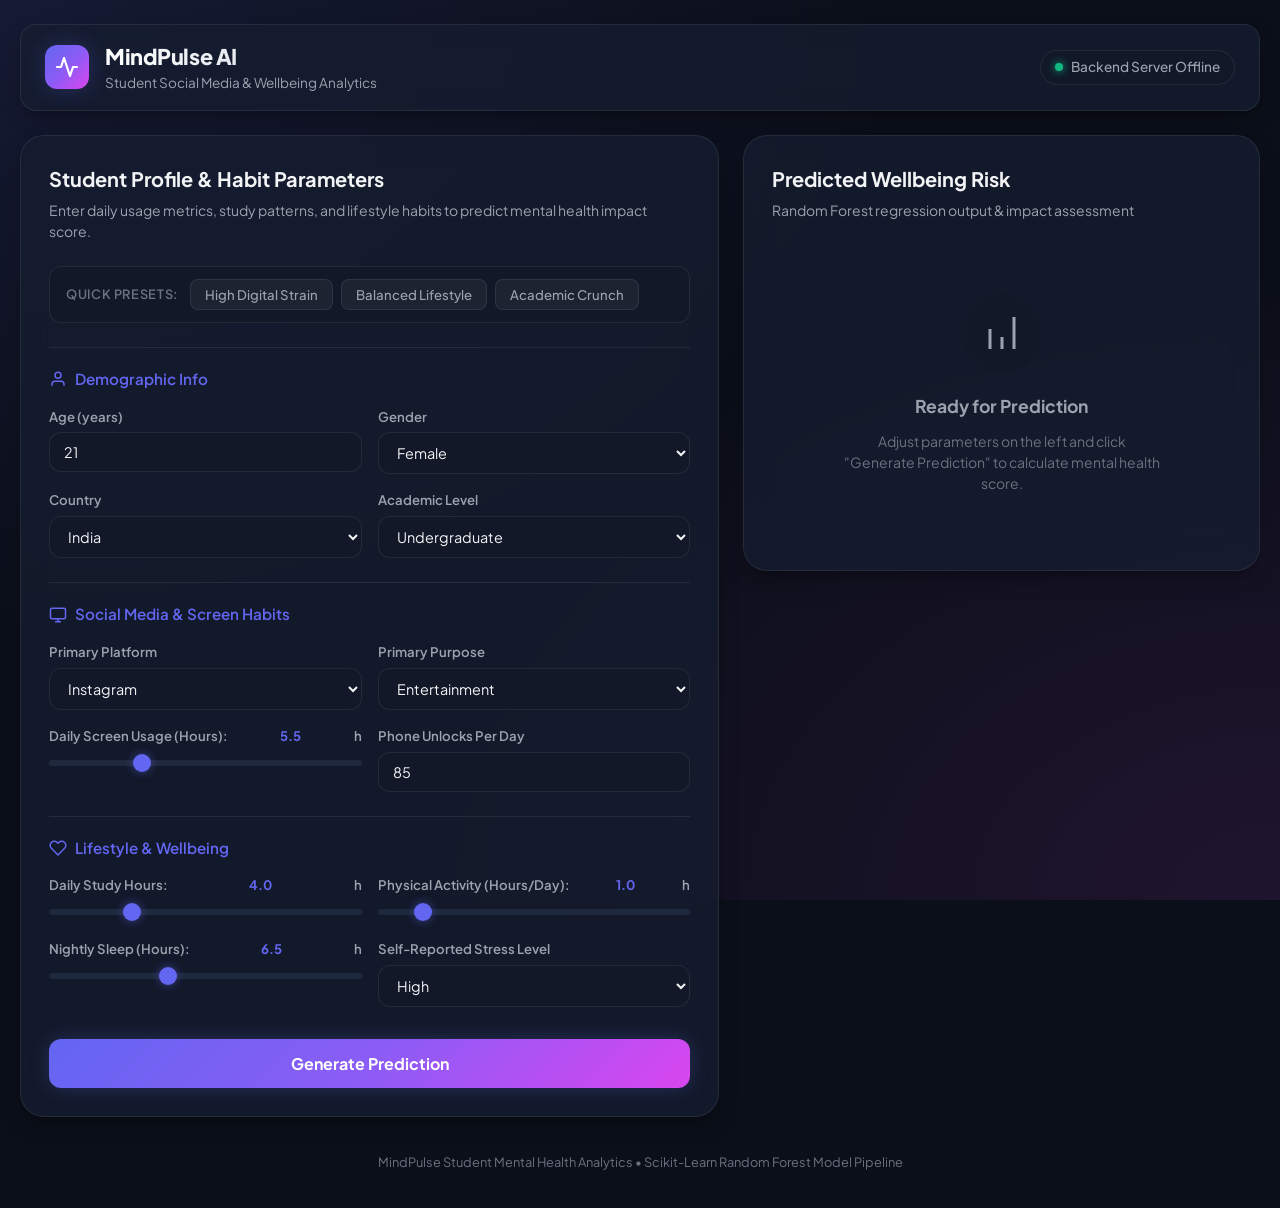
<file: index.html>
<!DOCTYPE html>
<html lang="en">
<head>
    <meta charset="UTF-8">
    <meta name="viewport" content="width=device-width, initial-scale=1.0">
    <title>MindPulse - Student Mental Health & Habit Predictor</title>
    <link rel="preconnect" href="https://fonts.googleapis.com">
    <link rel="preconnect" href="https://fonts.gstatic.com" crossorigin>
    <link href="https://fonts.googleapis.com/css2?family=Plus+Jakarta+Sans:wght@300;400;500;600;700;800&display=swap" rel="stylesheet">
    <link rel="stylesheet" href="style.css">
</head>
<body>
    <div class="app-layout">
        <!-- Header -->
        <header class="app-header">
            <div class="brand">
                <div class="logo-icon">
                    <svg width="24" height="24" viewBox="0 0 24 24" fill="none" stroke="currentColor" stroke-width="2.2" stroke-linecap="round" stroke-linejoin="round">
                        <path d="M22 12h-4l-3 9L9 3l-3 9H2"/>
                    </svg>
                </div>
                <div>
                    <h1>MindPulse AI</h1>
                    <p class="subtitle">Student Social Media & Wellbeing Analytics</p>
                </div>
            </div>
            <div class="header-status">
                <span class="status-dot online"></span>
                <span id="api-status-text">Backend API Active</span>
            </div>
        </header>

        <!-- Main Content Area -->
        <main class="dashboard-grid">
            
            <!-- Left Side: Input Form -->
            <section class="card form-card">
                <div class="card-header">
                    <h2>Student Profile & Habit Parameters</h2>
                    <p>Enter daily usage metrics, study patterns, and lifestyle habits to predict mental health impact score.</p>
                </div>

                <!-- Preset Quick Buttons -->
                <div class="preset-section">
                    <span class="preset-label">Quick Presets:</span>
                    <div class="preset-buttons">
                        <button type="button" class="btn-preset" data-preset="heavy">High Digital Strain</button>
                        <button type="button" class="btn-preset" data-preset="balanced">Balanced Lifestyle</button>
                        <button type="button" class="btn-preset" data-preset="academic">Academic Crunch</button>
                    </div>
                </div>

                <form id="prediction-form" class="prediction-form">
                    
                    <!-- Section 1: Demographics -->
                    <div class="form-section">
                        <h3 class="section-title">
                            <svg width="18" height="18" viewBox="0 0 24 24" fill="none" stroke="currentColor" stroke-width="2"><path d="M20 21v-2a4 4 0 0 0-4-4H8a4 4 0 0 0-4 4v2"/><circle cx="12" cy="7" r="4"/></svg>
                            Demographic Info
                        </h3>
                        <div class="form-grid">
                            <div class="form-group">
                                <label for="Age">Age (years)</label>
                                <input type="number" id="Age" name="Age" min="15" max="60" value="21" required>
                            </div>
                            <div class="form-group">
                                <label for="Gender">Gender</label>
                                <select id="Gender" name="Gender" required>
                                    <option value="Female">Female</option>
                                    <option value="Male">Male</option>
                                </select>
                            </div>
                            <div class="form-group">
                                <label for="Country">Country</label>
                                <select id="Country" name="Country" required>
                                    <option value="India" selected>India</option>
                                    <option value="USA">USA</option>
                                    <option value="Canada">Canada</option>
                                    <option value="Australia">Australia</option>
                                    <option value="UK">UK</option>
                                    <option value="Germany">Germany</option>
                                    <option value="Turkey">Turkey</option>
                                    <option value="Mexico">Mexico</option>
                                    <option value="France">France</option>
                                    <option value="Other">Other</option>
                                </select>
                            </div>
                            <div class="form-group">
                                <label for="Academic_Level">Academic Level</label>
                                <select id="Academic_Level" name="Academic_Level" required>
                                    <option value="Undergraduate" selected>Undergraduate</option>
                                    <option value="Graduate">Graduate</option>
                                    <option value="High School">High School</option>
                                </select>
                            </div>
                        </div>
                    </div>

                    <!-- Section 2: Social Media Habits -->
                    <div class="form-section">
                        <h3 class="section-title">
                            <svg width="18" height="18" viewBox="0 0 24 24" fill="none" stroke="currentColor" stroke-width="2"><rect x="2" y="3" width="20" height="14" rx="2" ry="2"/><line x1="8" y1="21" x2="16" y2="21"/><line x1="12" y1="17" x2="12" y2="21"/></svg>
                            Social Media & Screen Habits
                        </h3>
                        <div class="form-grid">
                            <div class="form-group">
                                <label for="Most_Used_Platform">Primary Platform</label>
                                <select id="Most_Used_Platform" name="Most_Used_Platform" required>
                                    <option value="Instagram" selected>Instagram</option>
                                    <option value="YouTube">YouTube</option>
                                    <option value="TikTok">TikTok</option>
                                    <option value="Snapchat">Snapchat</option>
                                    <option value="Twitter">Twitter</option>
                                    <option value="Facebook">Facebook</option>
                                    <option value="LinkedIn">LinkedIn</option>
                                    <option value="WhatsApp">WhatsApp</option>
                                    <option value="WeChat">WeChat</option>
                                </select>
                            </div>
                            <div class="form-group">
                                <label for="Purpose_Of_Use">Primary Purpose</label>
                                <select id="Purpose_Of_Use" name="Purpose_Of_Use" required>
                                    <option value="Entertainment" selected>Entertainment</option>
                                    <option value="Networking">Networking</option>
                                    <option value="Education">Education</option>
                                    <option value="News">News</option>
                                </select>
                            </div>
                            <div class="form-group">
                                <label for="Avg_Daily_Usage_Hours">Daily Screen Usage (Hours): <span id="usage-val" class="slider-val">5.5</span>h</label>
                                <input type="range" id="Avg_Daily_Usage_Hours" name="Avg_Daily_Usage_Hours" min="0.5" max="18" step="0.5" value="5.5">
                            </div>
                            <div class="form-group">
                                <label for="Daily_Unlocks">Phone Unlocks Per Day</label>
                                <input type="number" id="Daily_Unlocks" name="Daily_Unlocks" min="0" max="300" value="85" required>
                            </div>
                        </div>
                    </div>

                    <!-- Section 3: Lifestyle & Wellbeing -->
                    <div class="form-section">
                        <h3 class="section-title">
                            <svg width="18" height="18" viewBox="0 0 24 24" fill="none" stroke="currentColor" stroke-width="2"><path d="M20.84 4.61a5.5 5.5 0 0 0-7.78 0L12 5.67l-1.06-1.06a5.5 5.5 0 0 0-7.78 7.78l1.06 1.06L12 21.23l7.78-7.78 1.06-1.06a5.5 5.5 0 0 0 0-7.78z"/></svg>
                            Lifestyle & Wellbeing
                        </h3>
                        <div class="form-grid">
                            <div class="form-group">
                                <label for="Study_Hours">Daily Study Hours: <span id="study-val" class="slider-val">4.0</span>h</label>
                                <input type="range" id="Study_Hours" name="Study_Hours" min="0" max="16" step="0.5" value="4.0">
                            </div>
                            <div class="form-group">
                                <label for="Physical_Activity_Hours">Physical Activity (Hours/Day): <span id="physical-val" class="slider-val">1.0</span>h</label>
                                <input type="range" id="Physical_Activity_Hours" name="Physical_Activity_Hours" min="0" max="8" step="0.5" value="1.0">
                            </div>
                            <div class="form-group">
                                <label for="Sleep_Hours_Per_Night">Nightly Sleep (Hours): <span id="sleep-val" class="slider-val">6.5</span>h</label>
                                <input type="range" id="Sleep_Hours_Per_Night" name="Sleep_Hours_Per_Night" min="2" max="14" step="0.5" value="6.5">
                            </div>
                            <div class="form-group">
                                <label for="Stress_Level">Self-Reported Stress Level</label>
                                <select id="Stress_Level" name="Stress_Level" required>
                                    <option value="Low">Low</option>
                                    <option value="Medium">Medium</option>
                                    <option value="High" selected>High</option>
                                    <option value="Very High">Very High</option>
                                </select>
                            </div>
                        </div>
                    </div>

                    <div class="form-actions">
                        <button type="submit" id="btn-submit" class="btn-primary">
                            <span class="btn-text">Generate Prediction</span>
                            <span class="btn-spinner hidden"></span>
                        </button>
                    </div>
                </form>
            </section>

            <!-- Right Side: Results & Insights Dashboard -->
            <section class="card results-card">
                <div class="card-header">
                    <h2>Predicted Wellbeing Risk</h2>
                    <p>Random Forest regression output & impact assessment</p>
                </div>

                <div id="results-placeholder" class="results-placeholder">
                    <div class="placeholder-icon">
                        <svg width="48" height="48" viewBox="0 0 24 24" fill="none" stroke="currentColor" stroke-width="1.5">
                            <path d="M12 20v-6M6 20V10M18 20V4"/>
                        </svg>
                    </div>
                    <h3>Ready for Prediction</h3>
                    <p>Adjust parameters on the left and click "Generate Prediction" to calculate mental health score.</p>
                </div>

                <div id="results-display" class="results-display hidden">
                    <!-- Meter Gauge Container -->
                    <div class="gauge-container">
                        <div class="score-circle">
                            <div class="score-value" id="score-val">0.0</div>
                            <div class="score-max">/ 10.0</div>
                        </div>
                        <div class="risk-badge" id="risk-badge">Low Risk</div>
                    </div>

                    <!-- Visual Progress Bar -->
                    <div class="meter-bar-wrapper">
                        <div class="meter-bar-fill" id="meter-fill"></div>
                    </div>
                    <div class="meter-labels">
                        <span>1.0 (Low Impact)</span>
                        <span>5.5</span>
                        <span>10.0 (Severe Impact)</span>
                    </div>

                    <!-- Key Insights Grid -->
                    <div class="insights-container">
                        <h4>Impact Factor Breakdown</h4>
                        <div class="factors-grid">
                            <div class="factor-card" id="factor-screen">
                                <span class="factor-icon">📱</span>
                                <div class="factor-info">
                                    <span class="factor-title">Screen Burden</span>
                                    <span class="factor-desc" id="desc-screen">Moderate Usage</span>
                                </div>
                            </div>
                            <div class="factor-card" id="factor-sleep">
                                <span class="factor-icon">🌙</span>
                                <div class="factor-info">
                                    <span class="factor-title">Sleep Duration</span>
                                    <span class="factor-desc" id="desc-sleep">Adequate</span>
                                </div>
                            </div>
                            <div class="factor-card" id="factor-activity">
                                <span class="factor-icon">🏃</span>
                                <div class="factor-info">
                                    <span class="factor-title">Activity Level</span>
                                    <span class="factor-desc" id="desc-activity">Moderate</span>
                                </div>
                            </div>
                            <div class="factor-card" id="factor-stress">
                                <span class="factor-icon">⚡</span>
                                <div class="factor-info">
                                    <span class="factor-title">Stress Level</span>
                                    <span class="factor-desc" id="desc-stress">High</span>
                                </div>
                            </div>
                        </div>
                    </div>

                    <!-- Personal Recommendations -->
                    <div class="recommendations-box">
                        <h4>Recommendations & Action Steps</h4>
                        <ul id="recommendations-list">
                            <li>Keep daily social media screen time under 3 hours for optimal focus.</li>
                            <li>Aim for 7-8 hours of sleep per night to support cognitive recovery.</li>
                        </ul>
                    </div>

                </div>
            </section>
        </main>

        <!-- Footer -->
        <footer class="app-footer">
            <p>MindPulse Student Mental Health Analytics &bull; Scikit-Learn Random Forest Model Pipeline</p>
        </footer>
    </div>

    <script src="app.js"></script>
</body>
</html>
</file>
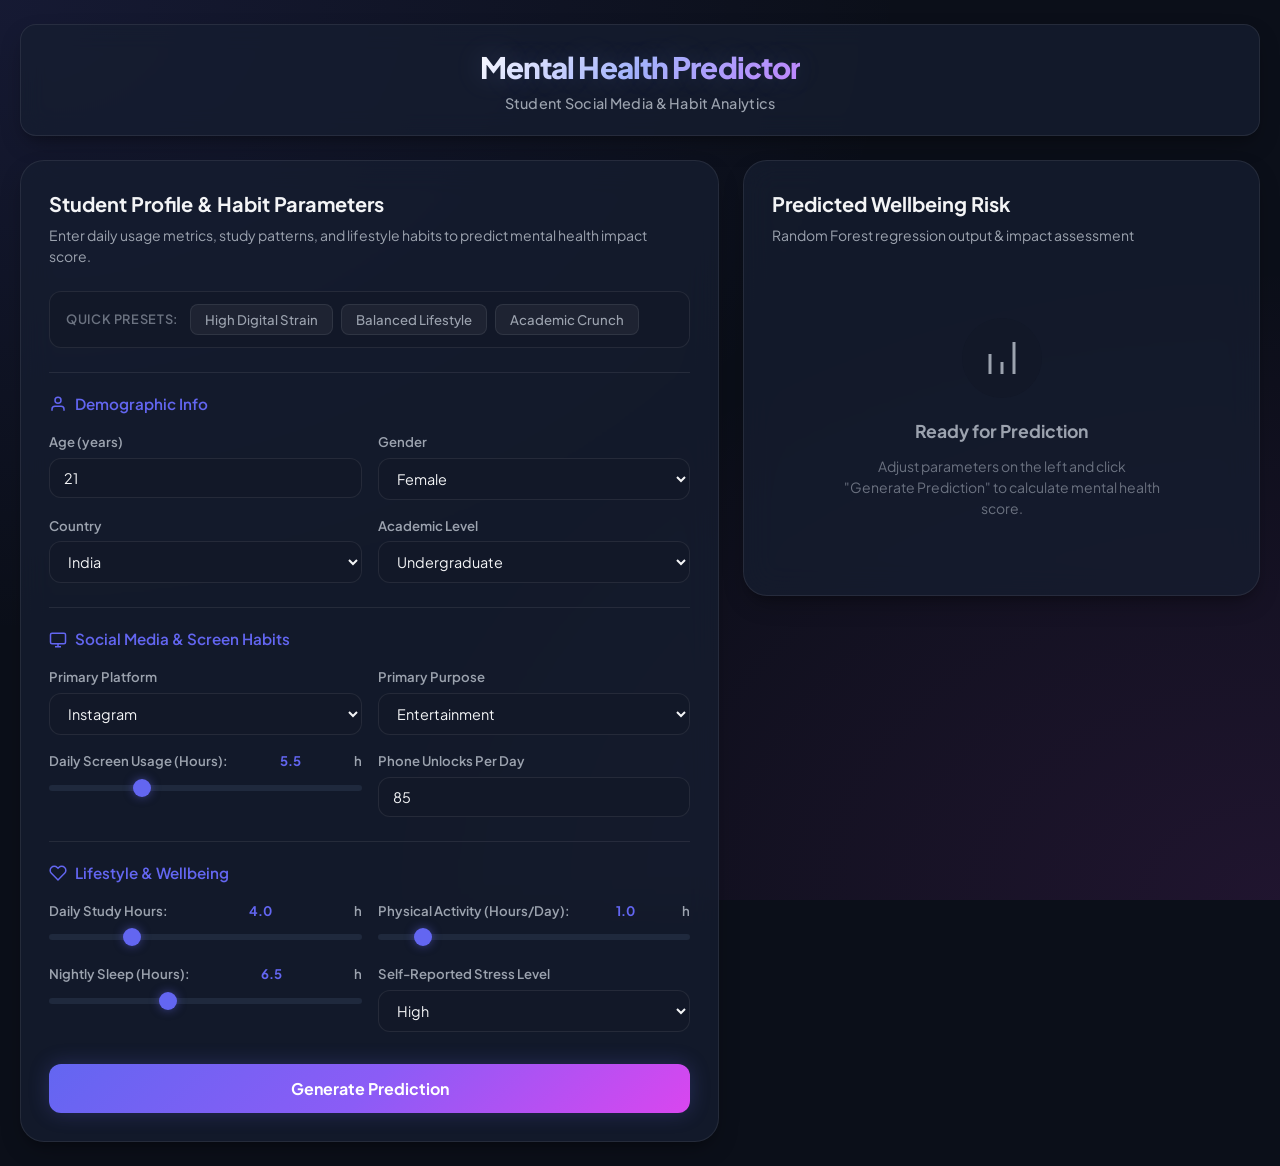
<file: frontend/index.html>
<!DOCTYPE html>
<html lang="en">
<head>
    <meta charset="UTF-8">
    <meta name="viewport" content="width=device-width, initial-scale=1.0">
    <title>Mental Health Predictor - Student Habit Analytics</title>
    <link rel="preconnect" href="https://fonts.googleapis.com">
    <link rel="preconnect" href="https://fonts.gstatic.com" crossorigin>
    <link href="https://fonts.googleapis.com/css2?family=Plus+Jakarta+Sans:wght@300;400;500;600;700;800&display=swap" rel="stylesheet">
    <link rel="stylesheet" href="style.css">
</head>
<body>
    <div class="app-layout">
        <header class="app-header">
            <div class="header-title-container">
                <h1 class="main-title">Mental Health Predictor</h1>
                <p class="subtitle">Student Social Media & Habit Analytics</p>
            </div>
        </header>

        <main class="dashboard-grid">
            <section class="card form-card">
                <div class="card-header">
                    <h2>Student Profile & Habit Parameters</h2>
                    <p>Enter daily usage metrics, study patterns, and lifestyle habits to predict mental health impact score.</p>
                </div>

                <div class="preset-section">
                    <span class="preset-label">Quick Presets:</span>
                    <div class="preset-buttons">
                        <button type="button" class="btn-preset" data-preset="heavy">High Digital Strain</button>
                        <button type="button" class="btn-preset" data-preset="balanced">Balanced Lifestyle</button>
                        <button type="button" class="btn-preset" data-preset="academic">Academic Crunch</button>
                    </div>
                </div>

                <form id="prediction-form" class="prediction-form">
                    <div class="form-section">
                        <h3 class="section-title">
                            <svg width="18" height="18" viewBox="0 0 24 24" fill="none" stroke="currentColor" stroke-width="2"><path d="M20 21v-2a4 4 0 0 0-4-4H8a4 4 0 0 0-4 4v2"/><circle cx="12" cy="7" r="4"/></svg>
                            Demographic Info
                        </h3>
                        <div class="form-grid">
                            <div class="form-group">
                                <label for="Age">Age (years)</label>
                                <input type="number" id="Age" name="Age" min="15" max="60" value="21" required>
                            </div>
                            <div class="form-group">
                                <label for="Gender">Gender</label>
                                <select id="Gender" name="Gender" required>
                                    <option value="Female">Female</option>
                                    <option value="Male">Male</option>
                                </select>
                            </div>
                            <div class="form-group">
                                <label for="Country">Country</label>
                                <select id="Country" name="Country" required>
                                    <option value="India" selected>India</option>
                                    <option value="USA">USA</option>
                                    <option value="Canada">Canada</option>
                                    <option value="Australia">Australia</option>
                                    <option value="UK">UK</option>
                                    <option value="Germany">Germany</option>
                                    <option value="Turkey">Turkey</option>
                                    <option value="Mexico">Mexico</option>
                                    <option value="France">France</option>
                                    <option value="Other">Other</option>
                                </select>
                            </div>
                            <div class="form-group">
                                <label for="Academic_Level">Academic Level</label>
                                <select id="Academic_Level" name="Academic_Level" required>
                                    <option value="Undergraduate" selected>Undergraduate</option>
                                    <option value="Graduate">Graduate</option>
                                    <option value="High School">High School</option>
                                </select>
                            </div>
                        </div>
                    </div>

                    <div class="form-section">
                        <h3 class="section-title">
                            <svg width="18" height="18" viewBox="0 0 24 24" fill="none" stroke="currentColor" stroke-width="2"><rect x="2" y="3" width="20" height="14" rx="2" ry="2"/><line x1="8" y1="21" x2="16" y2="21"/><line x1="12" y1="17" x2="12" y2="21"/></svg>
                            Social Media & Screen Habits
                        </h3>
                        <div class="form-grid">
                            <div class="form-group">
                                <label for="Most_Used_Platform">Primary Platform</label>
                                <select id="Most_Used_Platform" name="Most_Used_Platform" required>
                                    <option value="Instagram" selected>Instagram</option>
                                    <option value="YouTube">YouTube</option>
                                    <option value="TikTok">TikTok</option>
                                    <option value="Snapchat">Snapchat</option>
                                    <option value="Twitter">Twitter</option>
                                    <option value="Facebook">Facebook</option>
                                    <option value="LinkedIn">LinkedIn</option>
                                    <option value="WhatsApp">WhatsApp</option>
                                    <option value="WeChat">WeChat</option>
                                </select>
                            </div>
                            <div class="form-group">
                                <label for="Purpose_Of_Use">Primary Purpose</label>
                                <select id="Purpose_Of_Use" name="Purpose_Of_Use" required>
                                    <option value="Entertainment" selected>Entertainment</option>
                                    <option value="Networking">Networking</option>
                                    <option value="Education">Education</option>
                                    <option value="News">News</option>
                                </select>
                            </div>
                            <div class="form-group">
                                <label for="Avg_Daily_Usage_Hours">Daily Screen Usage (Hours): <span id="usage-val" class="slider-val">5.5</span>h</label>
                                <input type="range" id="Avg_Daily_Usage_Hours" name="Avg_Daily_Usage_Hours" min="0.5" max="18" step="0.5" value="5.5">
                            </div>
                            <div class="form-group">
                                <label for="Daily_Unlocks">Phone Unlocks Per Day</label>
                                <input type="number" id="Daily_Unlocks" name="Daily_Unlocks" min="0" max="300" value="85" required>
                            </div>
                        </div>
                    </div>

                    <div class="form-section">
                        <h3 class="section-title">
                            <svg width="18" height="18" viewBox="0 0 24 24" fill="none" stroke="currentColor" stroke-width="2"><path d="M20.84 4.61a5.5 5.5 0 0 0-7.78 0L12 5.67l-1.06-1.06a5.5 5.5 0 0 0-7.78 7.78l1.06 1.06L12 21.23l7.78-7.78 1.06-1.06a5.5 5.5 0 0 0 0-7.78z"/></svg>
                            Lifestyle & Wellbeing
                        </h3>
                        <div class="form-grid">
                            <div class="form-group">
                                <label for="Study_Hours">Daily Study Hours: <span id="study-val" class="slider-val">4.0</span>h</label>
                                <input type="range" id="Study_Hours" name="Study_Hours" min="0" max="16" step="0.5" value="4.0">
                            </div>
                            <div class="form-group">
                                <label for="Physical_Activity_Hours">Physical Activity (Hours/Day): <span id="physical-val" class="slider-val">1.0</span>h</label>
                                <input type="range" id="Physical_Activity_Hours" name="Physical_Activity_Hours" min="0" max="8" step="0.5" value="1.0">
                            </div>
                            <div class="form-group">
                                <label for="Sleep_Hours_Per_Night">Nightly Sleep (Hours): <span id="sleep-val" class="slider-val">6.5</span>h</label>
                                <input type="range" id="Sleep_Hours_Per_Night" name="Sleep_Hours_Per_Night" min="2" max="14" step="0.5" value="6.5">
                            </div>
                            <div class="form-group">
                                <label for="Stress_Level">Self-Reported Stress Level</label>
                                <select id="Stress_Level" name="Stress_Level" required>
                                    <option value="Low">Low</option>
                                    <option value="Medium">Medium</option>
                                    <option value="High" selected>High</option>
                                    <option value="Very High">Very High</option>
                                </select>
                            </div>
                        </div>
                    </div>

                    <div class="form-actions">
                        <button type="submit" id="btn-submit" class="btn-primary">
                            <span class="btn-text">Generate Prediction</span>
                            <span class="btn-spinner hidden"></span>
                        </button>
                    </div>
                </form>
            </section>

            <section class="card results-card">
                <div class="card-header">
                    <h2>Predicted Wellbeing Risk</h2>
                    <p>Random Forest regression output & impact assessment</p>
                </div>

                <div id="results-placeholder" class="results-placeholder">
                    <div class="placeholder-icon">
                        <svg width="48" height="48" viewBox="0 0 24 24" fill="none" stroke="currentColor" stroke-width="1.5">
                            <path d="M12 20v-6M6 20V10M18 20V4"/>
                        </svg>
                    </div>
                    <h3>Ready for Prediction</h3>
                    <p>Adjust parameters on the left and click "Generate Prediction" to calculate mental health score.</p>
                </div>

                <div id="results-display" class="results-display hidden">
                    <div class="gauge-container">
                        <div class="score-circle">
                            <div class="score-value" id="score-val">0.0</div>
                            <div class="score-max">/ 10.0</div>
                        </div>
                        <div class="risk-badge" id="risk-badge">Low Risk</div>
                    </div>

                    <div class="meter-bar-wrapper">
                        <div class="meter-bar-fill" id="meter-fill"></div>
                    </div>
                    <div class="meter-labels">
                        <span>1.0 (Low Impact)</span>
                        <span>5.5</span>
                        <span>10.0 (Severe Impact)</span>
                    </div>

                    <div class="insights-container">
                        <h4>Impact Factor Breakdown</h4>
                        <div class="factors-grid">
                            <div class="factor-card" id="factor-screen">
                                <span class="factor-icon">📱</span>
                                <div class="factor-info">
                                    <span class="factor-title">Screen Burden</span>
                                    <span class="factor-desc" id="desc-screen">Moderate Usage</span>
                                </div>
                            </div>
                            <div class="factor-card" id="factor-sleep">
                                <span class="factor-icon">🌙</span>
                                <div class="factor-info">
                                    <span class="factor-title">Sleep Duration</span>
                                    <span class="factor-desc" id="desc-sleep">Adequate</span>
                                </div>
                            </div>
                            <div class="factor-card" id="factor-activity">
                                <span class="factor-icon">🏃</span>
                                <div class="factor-info">
                                    <span class="factor-title">Activity Level</span>
                                    <span class="factor-desc" id="desc-activity">Moderate</span>
                                </div>
                            </div>
                            <div class="factor-card" id="factor-stress">
                                <span class="factor-icon">⚡</span>
                                <div class="factor-info">
                                    <span class="factor-title">Stress Level</span>
                                    <span class="factor-desc" id="desc-stress">High</span>
                                </div>
                            </div>
                        </div>
                    </div>

                    <div class="recommendations-box">
                        <h4>Recommendations & Action Steps</h4>
                        <ul id="recommendations-list">
                            <li>Keep daily social media screen time under 3 hours for optimal focus.</li>
                            <li>Aim for 7-8 hours of sleep per night to support cognitive recovery.</li>
                        </ul>
                    </div>

                </div>
            </section>
        </main>
    </div>

    <script src="app.js"></script>
</body>
</html>
</file>
<file: style.css>
:root {
    --bg-main: #0B0F19;
    --bg-card: rgba(22, 30, 49, 0.75);
    --bg-input: #121828;
    --border-color: rgba(255, 255, 255, 0.08);
    --border-focus: #4F46E5;
    
    --text-primary: #F3F4F6;
    --text-secondary: #9CA3AF;
    --text-muted: #6B7280;

    --accent-primary: #6366F1;
    --accent-gradient: linear-gradient(135deg, #6366F1 0%, #8B5CF6 50%, #D946EF 100%);
    --accent-hover: #4F46E5;

    --color-low: #10B981;
    --color-moderate: #F59E0B;
    --color-elevated: #F97316;
    --color-high: #EF4444;

    --radius-sm: 8px;
    --radius-md: 12px;
    --radius-lg: 16px;
    --radius-xl: 24px;

    --shadow-soft: 0 10px 25px -5px rgba(0, 0, 0, 0.3), 0 8px 10px -6px rgba(0, 0, 0, 0.2);
    --shadow-glow: 0 0 20px rgba(99, 102, 241, 0.25);
    
    --font-family: 'Plus Jakarta Sans', -apple-system, BlinkMacSystemFont, 'Segoe UI', Roboto, sans-serif;
}

* {
    box-sizing: border-box;
    margin: 0;
    padding: 0;
}

body {
    background-color: var(--bg-main);
    background-image: 
        radial-gradient(at 0% 0%, rgba(99, 102, 241, 0.12) 0px, transparent 50%),
        radial-gradient(at 100% 100%, rgba(217, 70, 239, 0.1) 0px, transparent 50%);
    background-attachment: fixed;
    color: var(--text-primary);
    font-family: var(--font-family);
    min-height: 100vh;
    display: flex;
    justify-content: center;
    align-items: flex-start;
    padding: 24px 16px;
    line-height: 1.5;
}

.app-layout {
    width: 100%;
    max-width: 1240px;
    display: flex;
    flex-direction: column;
    gap: 24px;
}

/* Header Styling */
.app-header {
    display: flex;
    justify-content: space-between;
    align-items: center;
    padding: 16px 24px;
    background: var(--bg-card);
    backdrop-filter: blur(12px);
    border: 1px solid var(--border-color);
    border-radius: var(--radius-lg);
    box-shadow: var(--shadow-soft);
}

.brand {
    display: flex;
    align-items: center;
    gap: 16px;
}

.logo-icon {
    width: 44px;
    height: 44px;
    border-radius: var(--radius-md);
    background: var(--accent-gradient);
    display: flex;
    align-items: center;
    justify-content: center;
    color: #FFFFFF;
    box-shadow: var(--shadow-glow);
}

.brand h1 {
    font-size: 1.35rem;
    font-weight: 800;
    letter-spacing: -0.02em;
    background: linear-gradient(135deg, #FFFFFF 0%, #CBD5E1 100%);
    -webkit-background-clip: text;
    -webkit-text-fill-color: transparent;
}

.subtitle {
    font-size: 0.85rem;
    color: var(--text-secondary);
    font-weight: 400;
}

.header-status {
    display: flex;
    align-items: center;
    gap: 8px;
    font-size: 0.85rem;
    font-weight: 500;
    color: var(--text-secondary);
    background: var(--bg-input);
    padding: 6px 14px;
    border-radius: 20px;
    border: 1px solid var(--border-color);
}

.status-dot {
    width: 8px;
    height: 8px;
    border-radius: 50%;
    background-color: var(--color-low);
    box-shadow: 0 0 8px var(--color-low);
}

/* Main Layout Grid */
.dashboard-grid {
    display: grid;
    grid-template-columns: 1.15fr 0.85fr;
    gap: 24px;
    align-items: start;
}

@media (max-width: 960px) {
    .dashboard-grid {
        grid-template-columns: 1fr;
    }
}

/* Cards */
.card {
    background: var(--bg-card);
    backdrop-filter: blur(16px);
    border: 1px solid var(--border-color);
    border-radius: var(--radius-xl);
    padding: 28px;
    box-shadow: var(--shadow-soft);
}

.card-header {
    margin-bottom: 24px;
}

.card-header h2 {
    font-size: 1.25rem;
    font-weight: 700;
    margin-bottom: 6px;
}

.card-header p {
    font-size: 0.875rem;
    color: var(--text-secondary);
}

/* Preset Buttons */
.preset-section {
    display: flex;
    align-items: center;
    gap: 12px;
    margin-bottom: 24px;
    padding: 12px 16px;
    background: var(--bg-input);
    border-radius: var(--radius-md);
    border: 1px solid var(--border-color);
    flex-wrap: wrap;
}

.preset-label {
    font-size: 0.8rem;
    font-weight: 600;
    text-transform: uppercase;
    letter-spacing: 0.05em;
    color: var(--text-muted);
}

.preset-buttons {
    display: flex;
    gap: 8px;
    flex-wrap: wrap;
}

.btn-preset {
    background: rgba(255, 255, 255, 0.05);
    color: var(--text-secondary);
    border: 1px solid var(--border-color);
    padding: 6px 14px;
    border-radius: var(--radius-sm);
    font-size: 0.825rem;
    font-weight: 500;
    cursor: pointer;
    transition: all 0.2s ease;
    font-family: inherit;
}

.btn-preset:hover {
    background: var(--accent-primary);
    color: #FFFFFF;
    border-color: var(--accent-primary);
    transform: translateY(-1px);
}

/* Form Styles */
.prediction-form {
    display: flex;
    flex-direction: column;
    gap: 24px;
}

.form-section {
    border-top: 1px solid var(--border-color);
    padding-top: 20px;
}

.section-title {
    display: flex;
    align-items: center;
    gap: 8px;
    font-size: 0.95rem;
    font-weight: 600;
    color: var(--accent-primary);
    margin-bottom: 16px;
}

.form-grid {
    display: grid;
    grid-template-columns: repeat(2, 1fr);
    gap: 16px;
}

@media (max-width: 600px) {
    .form-grid {
        grid-template-columns: 1fr;
    }
}

.form-group {
    display: flex;
    flex-direction: column;
    gap: 6px;
}

.form-group label {
    font-size: 0.825rem;
    font-weight: 600;
    color: var(--text-secondary);
    display: flex;
    justify-content: space-between;
}

.slider-val {
    color: var(--accent-primary);
    font-weight: 700;
}

input[type="number"],
select {
    width: 100%;
    padding: 10px 14px;
    background: var(--bg-input);
    border: 1px solid var(--border-color);
    border-radius: var(--radius-md);
    color: var(--text-primary);
    font-size: 0.9rem;
    font-family: inherit;
    outline: none;
    transition: border-color 0.2s ease, box-shadow 0.2s ease;
}

input[type="number"]:focus,
select:focus {
    border-color: var(--accent-primary);
    box-shadow: 0 0 0 3px rgba(99, 102, 241, 0.2);
}

select option {
    background-color: #121828;
    color: #F3F4F6;
}

/* Custom Range Slider */
input[type="range"] {
    -webkit-appearance: none;
    appearance: none;
    width: 100%;
    height: 6px;
    border-radius: 3px;
    background: #1F293D;
    outline: none;
    margin: 8px 0;
}

input[type="range"]::-webkit-slider-thumb {
    -webkit-appearance: none;
    appearance: none;
    width: 18px;
    height: 18px;
    border-radius: 50%;
    background: var(--accent-primary);
    cursor: pointer;
    box-shadow: 0 0 10px rgba(99, 102, 241, 0.5);
    transition: transform 0.15s ease;
}

input[type="range"]::-webkit-slider-thumb:hover {
    transform: scale(1.2);
}

/* Primary Submit Button */
.form-actions {
    margin-top: 8px;
}

.btn-primary {
    width: 100%;
    padding: 14px 24px;
    background: var(--accent-gradient);
    color: #FFFFFF;
    border: none;
    border-radius: var(--radius-md);
    font-size: 1rem;
    font-weight: 700;
    cursor: pointer;
    transition: transform 0.2s ease, box-shadow 0.2s ease;
    box-shadow: var(--shadow-glow);
    font-family: inherit;
    display: flex;
    justify-content: center;
    align-items: center;
}

.btn-primary:hover {
    transform: translateY(-2px);
    box-shadow: 0 0 25px rgba(99, 102, 241, 0.45);
}

.btn-primary:active {
    transform: translateY(0);
}

/* Spinner */
.btn-spinner {
    width: 20px;
    height: 20px;
    border: 3px solid rgba(255, 255, 255, 0.3);
    border-radius: 50%;
    border-top-color: #FFFFFF;
    animation: spin 0.8s linear infinite;
}

@keyframes spin {
    to { transform: rotate(360deg); }
}

.hidden {
    display: none !important;
}

/* Results Display Area */
.results-card {
    position: sticky;
    top: 24px;
}

.results-placeholder {
    padding: 48px 24px;
    text-align: center;
    display: flex;
    flex-direction: column;
    align-items: center;
    gap: 12px;
    color: var(--text-muted);
}

.placeholder-icon {
    width: 80px;
    height: 80px;
    border-radius: 50%;
    background: var(--bg-input);
    display: flex;
    align-items: center;
    justify-content: center;
    color: var(--text-secondary);
    margin-bottom: 8px;
}

.results-placeholder h3 {
    font-size: 1.1rem;
    color: var(--text-secondary);
}

.results-placeholder p {
    font-size: 0.875rem;
    max-width: 320px;
}

/* Results Card Content */
.gauge-container {
    display: flex;
    flex-direction: column;
    align-items: center;
    gap: 12px;
    margin-bottom: 24px;
}

.score-circle {
    display: flex;
    align-items: baseline;
    gap: 4px;
}

.score-value {
    font-size: 3.5rem;
    font-weight: 800;
    line-height: 1;
    letter-spacing: -0.03em;
    background: linear-gradient(135deg, #FFFFFF 0%, #E2E8F0 100%);
    -webkit-background-clip: text;
    -webkit-text-fill-color: transparent;
}

.score-max {
    font-size: 1.1rem;
    color: var(--text-muted);
    font-weight: 600;
}

.risk-badge {
    padding: 6px 18px;
    border-radius: 20px;
    font-size: 0.875rem;
    font-weight: 700;
    letter-spacing: 0.02em;
    text-transform: uppercase;
    background: rgba(16, 185, 129, 0.15);
    color: var(--color-low);
    border: 1px solid currentColor;
}

/* Risk colors */
.risk-low {
    background: rgba(16, 185, 129, 0.15);
    color: var(--color-low);
}

.risk-moderate {
    background: rgba(245, 158, 11, 0.15);
    color: var(--color-moderate);
}

.risk-elevated {
    background: rgba(249, 115, 22, 0.15);
    color: var(--color-elevated);
}

.risk-high {
    background: rgba(239, 68, 68, 0.15);
    color: var(--color-high);
}

/* Meter Bar */
.meter-bar-wrapper {
    width: 100%;
    height: 10px;
    background: var(--bg-input);
    border-radius: 5px;
    overflow: hidden;
    margin-bottom: 8px;
    border: 1px solid var(--border-color);
}

.meter-bar-fill {
    height: 100%;
    width: 0%;
    border-radius: 5px;
    background: linear-gradient(90deg, var(--color-low) 0%, var(--color-moderate) 50%, var(--color-high) 100%);
    transition: width 0.8s cubic-bezier(0.4, 0, 0.2, 1);
}

.meter-labels {
    display: flex;
    justify-content: space-between;
    font-size: 0.75rem;
    color: var(--text-muted);
    margin-bottom: 28px;
}

/* Factors Grid */
.insights-container h4,
.recommendations-box h4 {
    font-size: 0.9rem;
    font-weight: 700;
    text-transform: uppercase;
    letter-spacing: 0.04em;
    color: var(--text-secondary);
    margin-bottom: 14px;
}

.factors-grid {
    display: grid;
    grid-template-columns: repeat(2, 1fr);
    gap: 12px;
    margin-bottom: 24px;
}

.factor-card {
    background: var(--bg-input);
    border: 1px solid var(--border-color);
    padding: 12px;
    border-radius: var(--radius-md);
    display: flex;
    align-items: center;
    gap: 10px;
}

.factor-icon {
    font-size: 1.25rem;
}

.factor-info {
    display: flex;
    flex-direction: column;
}

.factor-title {
    font-size: 0.75rem;
    color: var(--text-muted);

}

.factor-desc {
    font-size: 0.85rem;
    font-weight: 600;
    color: var(--text-primary);
}

/* Recommendations */
.recommendations-box {
    background: rgba(99, 102, 241, 0.06);
    border: 1px solid rgba(99, 102, 241, 0.2);
    border-radius: var(--radius-md);
    padding: 16px 20px;
}

.recommendations-box ul {
    list-style-type: none;
    display: flex;
    flex-direction: column;
    gap: 8px;
}

.recommendations-box li {
    font-size: 0.85rem;
    color: var(--text-secondary);
    position: relative;
    padding-left: 18px;
}

.recommendations-box li::before {
    content: "•";
    color: var(--accent-primary);
    font-weight: bold;
    font-size: 1.2rem;
    position: absolute;
    left: 0;
    top: -2px;
}

/* Footer */
.app-footer {
    text-align: center;
    font-size: 0.8rem;
    color: var(--text-muted);
    padding: 12px 0;
}
</file>
<file: frontend/style.css>
:root {
    --bg-main: #0B0F19;
    --bg-card: rgba(22, 30, 49, 0.75);
    --bg-input: #121828;
    --border-color: rgba(255, 255, 255, 0.08);
    --border-focus: #4F46E5;
    
    --text-primary: #F3F4F6;
    --text-secondary: #9CA3AF;
    --text-muted: #6B7280;

    --accent-primary: #6366F1;
    --accent-gradient: linear-gradient(135deg, #6366F1 0%, #8B5CF6 50%, #D946EF 100%);
    --accent-hover: #4F46E5;

    --color-low: #10B981;
    --color-moderate: #F59E0B;
    --color-elevated: #F97316;
    --color-high: #EF4444;

    --radius-sm: 8px;
    --radius-md: 12px;
    --radius-lg: 16px;
    --radius-xl: 24px;

    --shadow-soft: 0 10px 25px -5px rgba(0, 0, 0, 0.3), 0 8px 10px -6px rgba(0, 0, 0, 0.2);
    --shadow-glow: 0 0 20px rgba(99, 102, 241, 0.25);
    
    --font-family: 'Plus Jakarta Sans', -apple-system, BlinkMacSystemFont, 'Segoe UI', Roboto, sans-serif;
}

* {
    box-sizing: border-box;
    margin: 0;
    padding: 0;
}

body {
    background-color: var(--bg-main);
    background-image: 
        radial-gradient(at 0% 0%, rgba(99, 102, 241, 0.12) 0px, transparent 50%),
        radial-gradient(at 100% 100%, rgba(217, 70, 239, 0.1) 0px, transparent 50%);
    background-attachment: fixed;
    color: var(--text-primary);
    font-family: var(--font-family);
    min-height: 100vh;
    display: flex;
    justify-content: center;
    align-items: flex-start;
    padding: 24px 16px;
    line-height: 1.5;
}

.app-layout {
    width: 100%;
    max-width: 1240px;
    display: flex;
    flex-direction: column;
    gap: 24px;
}

.app-header {
    display: flex;
    justify-content: center;
    align-items: center;
    padding: 20px 24px;
    background: var(--bg-card);
    backdrop-filter: blur(12px);
    border: 1px solid var(--border-color);
    border-radius: var(--radius-lg);
    box-shadow: var(--shadow-soft);
    text-align: center;
}

.header-title-container {
    display: flex;
    flex-direction: column;
    align-items: center;
    gap: 4px;
}

.main-title {
    font-size: 1.85rem;
    font-weight: 800;
    letter-spacing: -0.03em;
    background: linear-gradient(135deg, #FFFFFF 0%, #A5B4FC 50%, #C084FC 100%);
    -webkit-background-clip: text;
    -webkit-text-fill-color: transparent;
    text-shadow: 0 0 30px rgba(165, 180, 252, 0.2);
}

.subtitle {
    font-size: 0.9rem;
    color: var(--text-secondary);
    font-weight: 500;
    letter-spacing: 0.02em;
}

.dashboard-grid {
    display: grid;
    grid-template-columns: 1.15fr 0.85fr;
    gap: 24px;
    align-items: start;
}

@media (max-width: 960px) {
    .dashboard-grid {
        grid-template-columns: 1fr;
    }
}

.card {
    background: var(--bg-card);
    backdrop-filter: blur(16px);
    border: 1px solid var(--border-color);
    border-radius: var(--radius-xl);
    padding: 28px;
    box-shadow: var(--shadow-soft);
}

.card-header {
    margin-bottom: 24px;
}

.card-header h2 {
    font-size: 1.25rem;
    font-weight: 700;
    margin-bottom: 6px;
}

.card-header p {
    font-size: 0.875rem;
    color: var(--text-secondary);
}

.preset-section {
    display: flex;
    align-items: center;
    gap: 12px;
    margin-bottom: 24px;
    padding: 12px 16px;
    background: var(--bg-input);
    border-radius: var(--radius-md);
    border: 1px solid var(--border-color);
    flex-wrap: wrap;
}

.preset-label {
    font-size: 0.8rem;
    font-weight: 600;
    text-transform: uppercase;
    letter-spacing: 0.05em;
    color: var(--text-muted);
}

.preset-buttons {
    display: flex;
    gap: 8px;
    flex-wrap: wrap;
}

.btn-preset {
    background: rgba(255, 255, 255, 0.05);
    color: var(--text-secondary);
    border: 1px solid var(--border-color);
    padding: 6px 14px;
    border-radius: var(--radius-sm);
    font-size: 0.825rem;
    font-weight: 500;
    cursor: pointer;
    transition: all 0.2s ease;
    font-family: inherit;
}

.btn-preset:hover {
    background: var(--accent-primary);
    color: #FFFFFF;
    border-color: var(--accent-primary);
    transform: translateY(-1px);
}

.prediction-form {
    display: flex;
    flex-direction: column;
    gap: 24px;
}

.form-section {
    border-top: 1px solid var(--border-color);
    padding-top: 20px;
}

.section-title {
    display: flex;
    align-items: center;
    gap: 8px;
    font-size: 0.95rem;
    font-weight: 600;
    color: var(--accent-primary);
    margin-bottom: 16px;
}

.form-grid {
    display: grid;
    grid-template-columns: repeat(2, 1fr);
    gap: 16px;
}

@media (max-width: 600px) {
    .form-grid {
        grid-template-columns: 1fr;
    }
}

.form-group {
    display: flex;
    flex-direction: column;
    gap: 6px;
}

.form-group label {
    font-size: 0.825rem;
    font-weight: 600;
    color: var(--text-secondary);
    display: flex;
    justify-content: space-between;
}

.slider-val {
    color: var(--accent-primary);
    font-weight: 700;
}

input[type="number"],
select {
    width: 100%;
    padding: 10px 14px;
    background: var(--bg-input);
    border: 1px solid var(--border-color);
    border-radius: var(--radius-md);
    color: var(--text-primary);
    font-size: 0.9rem;
    font-family: inherit;
    outline: none;
    transition: border-color 0.2s ease, box-shadow 0.2s ease;
}

input[type="number"]:focus,
select:focus {
    border-color: var(--accent-primary);
    box-shadow: 0 0 0 3px rgba(99, 102, 241, 0.2);
}

select option {
    background-color: #121828;
    color: #F3F4F6;
}

input[type="range"] {
    -webkit-appearance: none;
    appearance: none;
    width: 100%;
    height: 6px;
    border-radius: 3px;
    background: #1F293D;
    outline: none;
    margin: 8px 0;
}

input[type="range"]::-webkit-slider-thumb {
    -webkit-appearance: none;
    appearance: none;
    width: 18px;
    height: 18px;
    border-radius: 50%;
    background: var(--accent-primary);
    cursor: pointer;
    box-shadow: 0 0 10px rgba(99, 102, 241, 0.5);
    transition: transform 0.15s ease;
}

input[type="range"]::-webkit-slider-thumb:hover {
    transform: scale(1.2);
}

.form-actions {
    margin-top: 8px;
}

.btn-primary {
    width: 100%;
    padding: 14px 24px;
    background: var(--accent-gradient);
    color: #FFFFFF;
    border: none;
    border-radius: var(--radius-md);
    font-size: 1rem;
    font-weight: 700;
    cursor: pointer;
    transition: transform 0.2s ease, box-shadow 0.2s ease;
    box-shadow: var(--shadow-glow);
    font-family: inherit;
    display: flex;
    justify-content: center;
    align-items: center;
}

.btn-primary:hover {
    transform: translateY(-2px);
    box-shadow: 0 0 25px rgba(99, 102, 241, 0.45);
}

.btn-primary:active {
    transform: translateY(0);
}

.btn-spinner {
    width: 20px;
    height: 20px;
    border: 3px solid rgba(255, 255, 255, 0.3);
    border-radius: 50%;
    border-top-color: #FFFFFF;
    animation: spin 0.8s linear infinite;
}

@keyframes spin {
    to { transform: rotate(360deg); }
}

.hidden {
    display: none !important;
}

.results-card {
    position: sticky;
    top: 24px;
}

.results-placeholder {
    padding: 48px 24px;
    text-align: center;
    display: flex;
    flex-direction: column;
    align-items: center;
    gap: 12px;
    color: var(--text-muted);
}

.placeholder-icon {
    width: 80px;
    height: 80px;
    border-radius: 50%;
    background: var(--bg-input);
    display: flex;
    align-items: center;
    justify-content: center;
    color: var(--text-secondary);
    margin-bottom: 8px;
}

.results-placeholder h3 {
    font-size: 1.1rem;
    color: var(--text-secondary);
}

.results-placeholder p {
    font-size: 0.875rem;
    max-width: 320px;
}

.gauge-container {
    display: flex;
    flex-direction: column;
    align-items: center;
    gap: 12px;
    margin-bottom: 24px;
}

.score-circle {
    display: flex;
    align-items: baseline;
    gap: 4px;
}

.score-value {
    font-size: 3.5rem;
    font-weight: 800;
    line-height: 1;
    letter-spacing: -0.03em;
    background: linear-gradient(135deg, #FFFFFF 0%, #E2E8F0 100%);
    -webkit-background-clip: text;
    -webkit-text-fill-color: transparent;
}

.score-max {
    font-size: 1.1rem;
    color: var(--text-muted);
    font-weight: 600;
}

.risk-badge {
    padding: 6px 18px;
    border-radius: 20px;
    font-size: 0.875rem;
    font-weight: 700;
    letter-spacing: 0.02em;
    text-transform: uppercase;
    background: rgba(16, 185, 129, 0.15);
    color: var(--color-low);
    border: 1px solid currentColor;
}

.risk-low {
    background: rgba(16, 185, 129, 0.15);
    color: var(--color-low);
}

.risk-moderate {
    background: rgba(245, 158, 11, 0.15);
    color: var(--color-moderate);
}

.risk-elevated {
    background: rgba(249, 115, 22, 0.15);
    color: var(--color-elevated);
}

.risk-high {
    background: rgba(239, 68, 68, 0.15);
    color: var(--color-high);
}

.meter-bar-wrapper {
    width: 100%;
    height: 10px;
    background: var(--bg-input);
    border-radius: 5px;
    overflow: hidden;
    margin-bottom: 8px;
    border: 1px solid var(--border-color);
}

.meter-bar-fill {
    height: 100%;
    width: 0%;
    border-radius: 5px;
    background: linear-gradient(90deg, var(--color-low) 0%, var(--color-moderate) 50%, var(--color-high) 100%);
    transition: width 0.8s cubic-bezier(0.4, 0, 0.2, 1);
}

.meter-labels {
    display: flex;
    justify-content: space-between;
    font-size: 0.75rem;
    color: var(--text-muted);
    margin-bottom: 28px;
}

.insights-container h4,
.recommendations-box h4 {
    font-size: 0.9rem;
    font-weight: 700;
    text-transform: uppercase;
    letter-spacing: 0.04em;
    color: var(--text-secondary);
    margin-bottom: 14px;
}

.factors-grid {
    display: grid;
    grid-template-columns: repeat(2, 1fr);
    gap: 12px;
    margin-bottom: 24px;
}

.factor-card {
    background: var(--bg-input);
    border: 1px solid var(--border-color);
    padding: 12px;
    border-radius: var(--radius-md);
    display: flex;
    align-items: center;
    gap: 10px;
}

.factor-icon {
    font-size: 1.25rem;
}

.factor-info {
    display: flex;
    flex-direction: column;
}

.factor-title {
    font-size: 0.75rem;
    color: var(--text-muted);
}

.factor-desc {
    font-size: 0.85rem;
    font-weight: 600;
    color: var(--text-primary);
}

.recommendations-box {
    background: rgba(99, 102, 241, 0.06);
    border: 1px solid rgba(99, 102, 241, 0.2);
    border-radius: var(--radius-md);
    padding: 16px 20px;
}

.recommendations-box ul {
    list-style-type: none;
    display: flex;
    flex-direction: column;
    gap: 8px;
}

.recommendations-box li {
    font-size: 0.85rem;
    color: var(--text-secondary);
    position: relative;
    padding-left: 18px;
}

.recommendations-box li::before {
    content: "•";
    color: var(--accent-primary);
    font-weight: bold;
    font-size: 1.2rem;
    position: absolute;
    left: 0;
    top: -2px;
}
</file>
